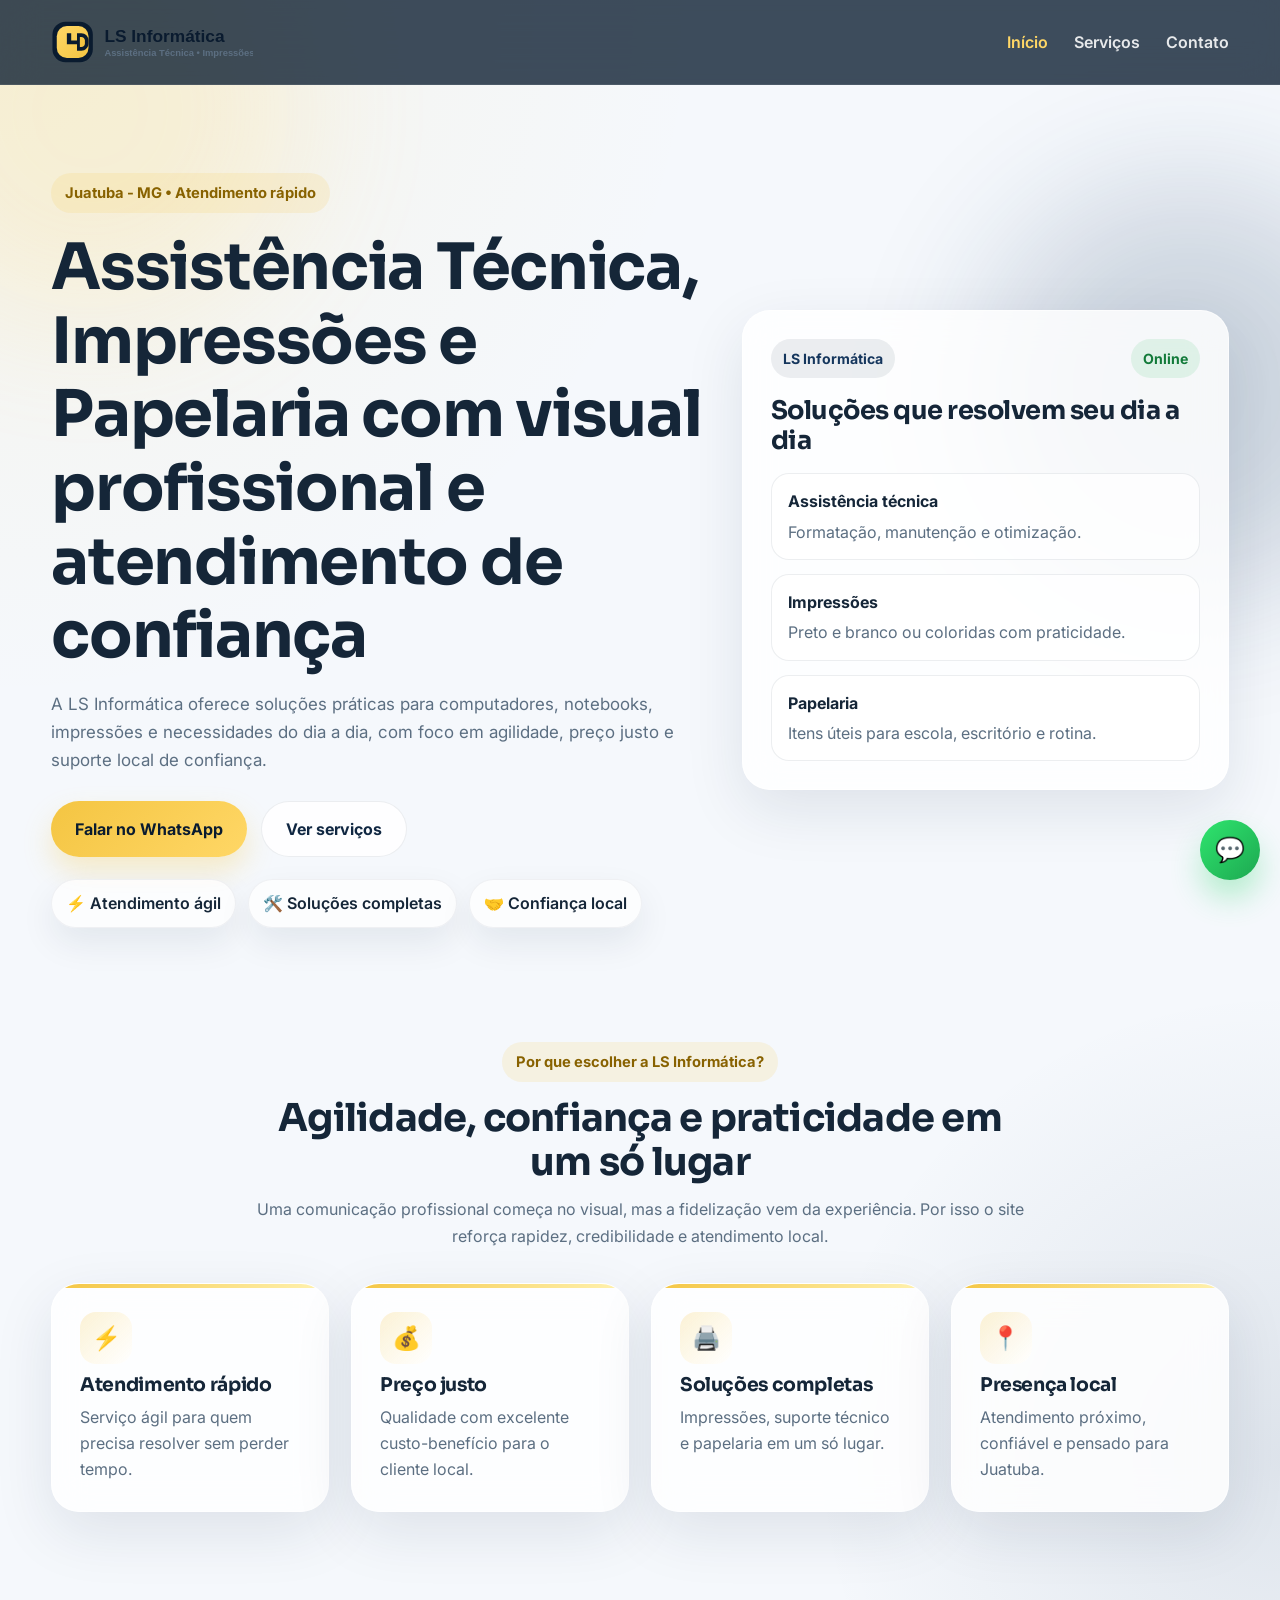
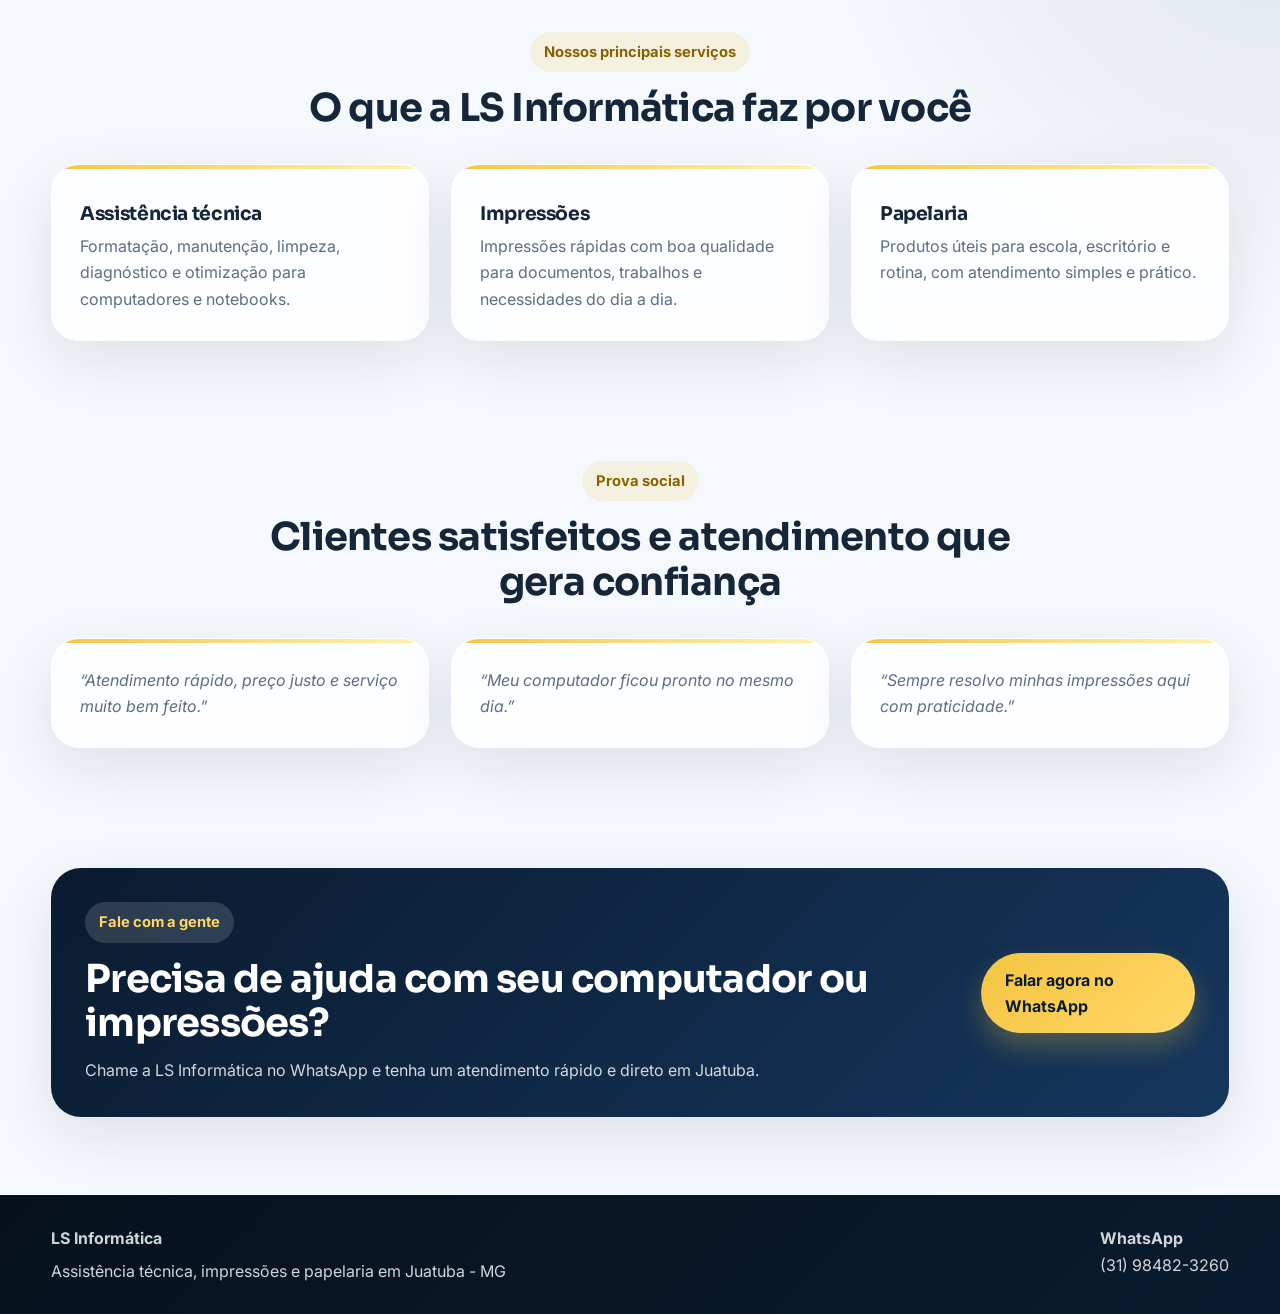
<file: index.html>
<!DOCTYPE html>
<html lang="pt-BR">
<head>
  <meta charset="UTF-8">
  <meta name="viewport" content="width=device-width, initial-scale=1.0">
  <title>LS Informática | Assistência Técnica em Juatuba</title>
  <meta name="description" content="Assistência técnica, impressões e papelaria em Juatuba - MG. Atendimento rápido, preço justo e confiança para computador, notebook e serviços do dia a dia.">
  <meta property="og:title" content="LS Informática | Assistência Técnica em Juatuba">
  <meta property="og:description" content="Soluções rápidas em assistência técnica, impressões e papelaria em Juatuba - MG.">
  <meta property="og:type" content="website">
  <link rel="icon" href="favicon.svg" type="image/svg+xml">
  <link rel="preconnect" href="https://fonts.googleapis.com">
  <link rel="preconnect" href="https://fonts.gstatic.com" crossorigin>
  <link href="https://fonts.googleapis.com/css2?family=Inter:wght@400;500;600;700;800&family=Sora:wght@500;600;700;800&display=swap" rel="stylesheet">
  <link rel="stylesheet" href="style.css">
</head>
<body>
  <div class="bg-orb orb-1"></div>
  <div class="bg-orb orb-2"></div>

  <header class="site-header">
    <div class="container header-wrap">
      <a href="index.html" class="brand" aria-label="Página inicial da LS Informática">
        <img src="logo.svg" alt="LS Informática">
      </a>
      <nav class="site-nav">
        <ul>
          <li><a href="index.html" class="active">Início</a></li>
          <li><a href="servicos.html">Serviços</a></li>
          <li><a href="contato.html">Contato</a></li>
        </ul>
      </nav>
    </div>
  </header>

  <main>
    <section class="hero">
      <div class="container hero-grid">
        <div class="hero-copy">
          <span class="pill">Juatuba - MG • Atendimento rápido</span>
          <h1>Assistência Técnica, Impressões e Papelaria com visual profissional e atendimento de confiança</h1>
          <p>
            A LS Informática oferece soluções práticas para computadores, notebooks, impressões e necessidades do dia a dia,
            com foco em agilidade, preço justo e suporte local de confiança.
          </p>
          <div class="hero-actions">
            <a href=https://wa.me/5531984823260?text=Olá,%20vim%20pelo%20site%20da%20LS%20Informática" class="btn btn-primary">Falar no WhatsApp</a>
            <a href="servicos.html" class="btn btn-secondary">Ver serviços</a>
          </div>
          <div class="hero-badges">
            <span>⚡ Atendimento ágil</span>
            <span>🛠️ Soluções completas</span>
            <span>🤝 Confiança local</span>
          </div>
        </div>

        <div class="hero-panel glass-card">
          <div class="hero-panel-top">
            <span class="panel-tag">LS Informática</span>
            <span class="panel-status">Online</span>
          </div>
          <h2>Soluções que resolvem seu dia a dia</h2>
          <div class="info-list">
            <div>
              <strong>Assistência técnica</strong>
              <span>Formatação, manutenção e otimização.</span>
            </div>
            <div>
              <strong>Impressões</strong>
              <span>Preto e branco ou coloridas com praticidade.</span>
            </div>
            <div>
              <strong>Papelaria</strong>
              <span>Itens úteis para escola, escritório e rotina.</span>
            </div>
          </div>
        </div>
      </div>
    </section>

    <section class="section">
      <div class="container">
        <div class="section-head">
          <span class="eyebrow">Por que escolher a LS Informática?</span>
          <h2>Agilidade, confiança e praticidade em um só lugar</h2>
          <p>Uma comunicação profissional começa no visual, mas a fidelização vem da experiência. Por isso o site reforça rapidez, credibilidade e atendimento local.</p>
        </div>

        <div class="grid grid-4">
          <article class="card premium-card">
            <div class="icon">⚡</div>
            <h3>Atendimento rápido</h3>
            <p>Serviço ágil para quem precisa resolver sem perder tempo.</p>
          </article>
          <article class="card premium-card">
            <div class="icon">💰</div>
            <h3>Preço justo</h3>
            <p>Qualidade com excelente custo-benefício para o cliente local.</p>
          </article>
          <article class="card premium-card">
            <div class="icon">🖨️</div>
            <h3>Soluções completas</h3>
            <p>Impressões, suporte técnico e papelaria em um só lugar.</p>
          </article>
          <article class="card premium-card">
            <div class="icon">📍</div>
            <h3>Presença local</h3>
            <p>Atendimento próximo, confiável e pensado para Juatuba.</p>
          </article>
        </div>
      </div>
    </section>

    <section class="section section-soft">
      <div class="container">
        <div class="section-head">
          <span class="eyebrow">Nossos principais serviços</span>
          <h2>O que a LS Informática faz por você</h2>
        </div>
        <div class="grid grid-3">
          <article class="card service-card">
            <h3>Assistência técnica</h3>
            <p>Formatação, manutenção, limpeza, diagnóstico e otimização para computadores e notebooks.</p>
          </article>
          <article class="card service-card">
            <h3>Impressões</h3>
            <p>Impressões rápidas com boa qualidade para documentos, trabalhos e necessidades do dia a dia.</p>
          </article>
          <article class="card service-card">
            <h3>Papelaria</h3>
            <p>Produtos úteis para escola, escritório e rotina, com atendimento simples e prático.</p>
          </article>
        </div>
      </div>
    </section>

    <section class="section">
      <div class="container">
        <div class="section-head">
          <span class="eyebrow">Prova social</span>
          <h2>Clientes satisfeitos e atendimento que gera confiança</h2>
        </div>
        <div class="grid grid-3">
          <article class="card quote-card"><p>“Atendimento rápido, preço justo e serviço muito bem feito.”</p></article>
          <article class="card quote-card"><p>“Meu computador ficou pronto no mesmo dia.”</p></article>
          <article class="card quote-card"><p>“Sempre resolvo minhas impressões aqui com praticidade.”</p></article>
        </div>
      </div>
    </section>

    <section class="section">
      <div class="container">
        <div class="cta-box">
          <div>
            <span class="eyebrow eyebrow-light">Fale com a gente</span>
            <h2>Precisa de ajuda com seu computador ou impressões?</h2>
            <p>Chame a LS Informática no WhatsApp e tenha um atendimento rápido e direto em Juatuba.</p>
          </div>
          <a href="https://wa.me/5531984823260?text=Olá,%20preciso%20de%20atendimento%20na%20LS%20Informática" class="btn btn-primary">Falar agora no WhatsApp</a>
        </div>
      </div>
    </section>
  </main>

  <footer class="site-footer">
    <div class="container footer-wrap">
      <div>
        <p class="footer-brand"><strong>LS Informática</strong></p>
        <p>Assistência técnica, impressões e papelaria em Juatuba - MG</p>
      </div>
      <div>
        <p><strong>WhatsApp</strong></p>
        <p>(31) 98482-3260</p>
      </div>
    </div>
  </footer>

  <a href="https://wa.me/5531984823260?text=Olá,%20vim%20pelo%20site" class="whatsapp" aria-label="Chamar no WhatsApp">💬</a>
</body>
</html>
</file>
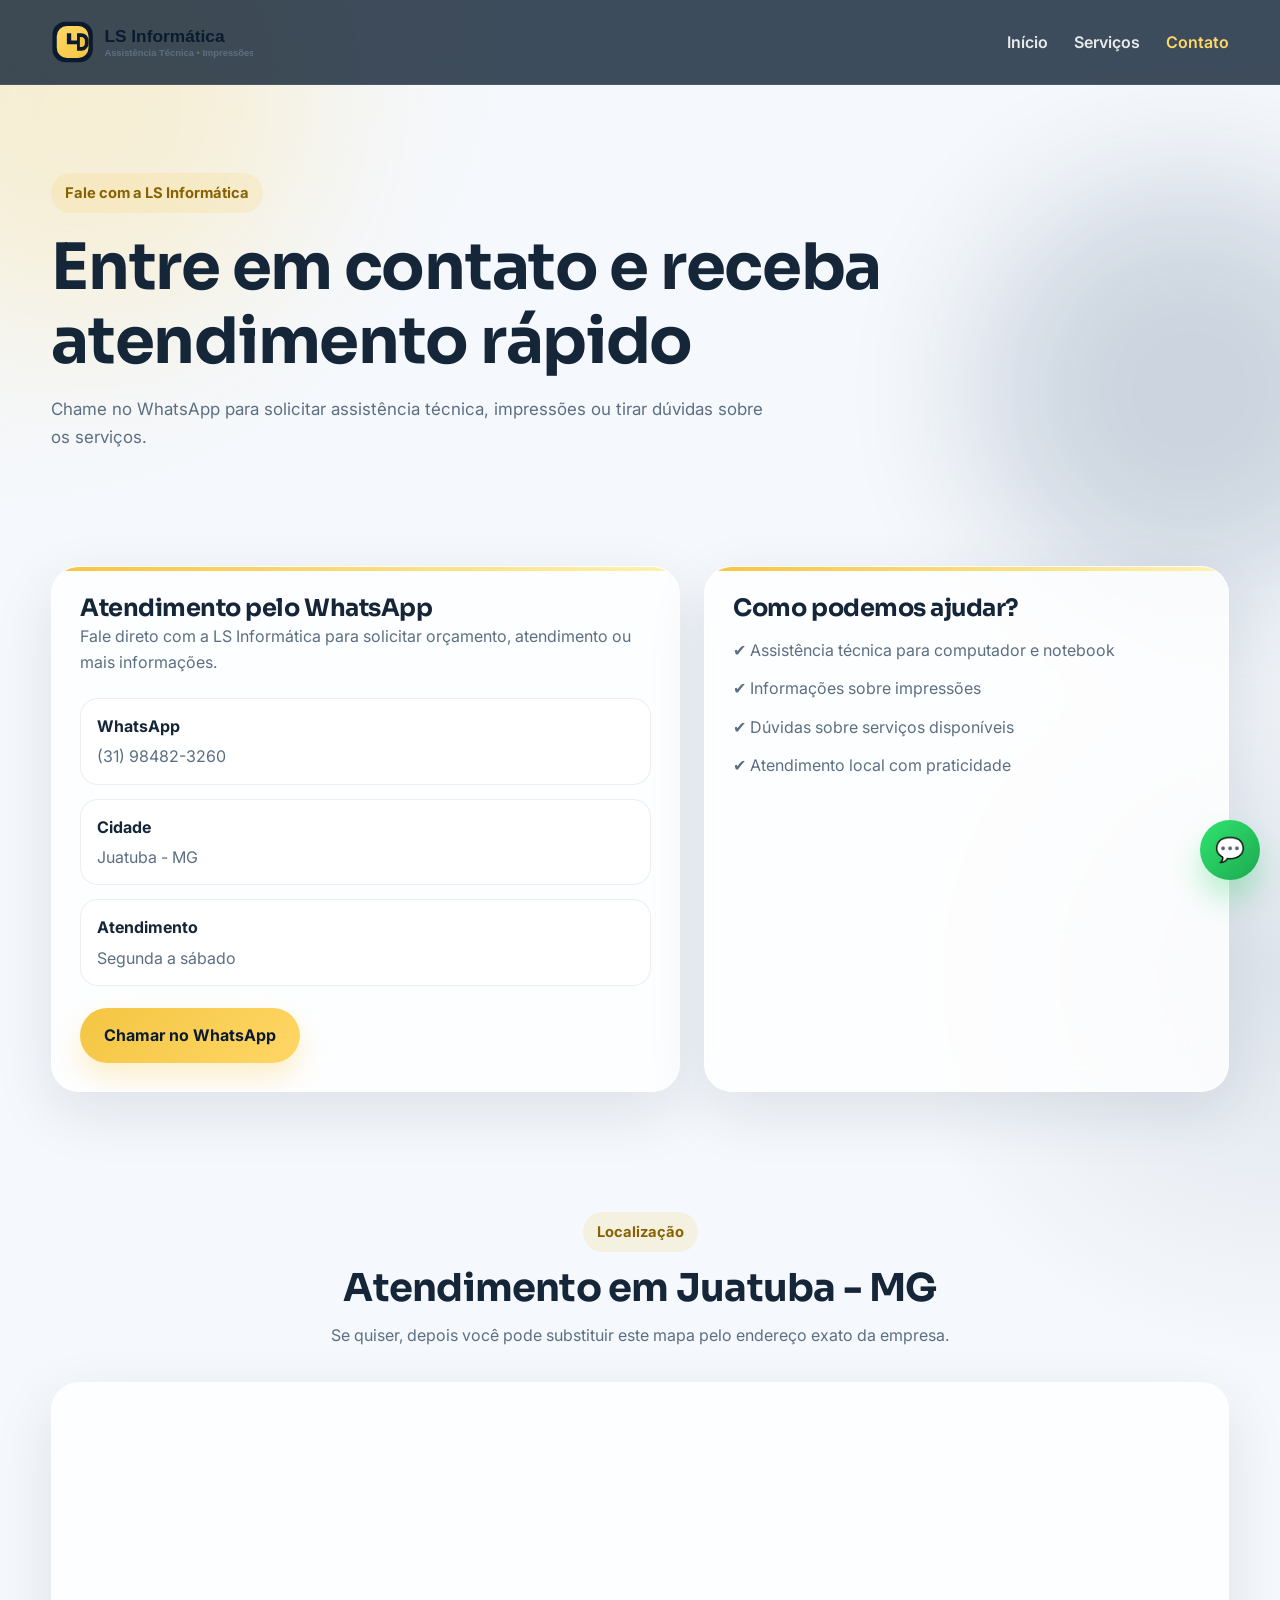
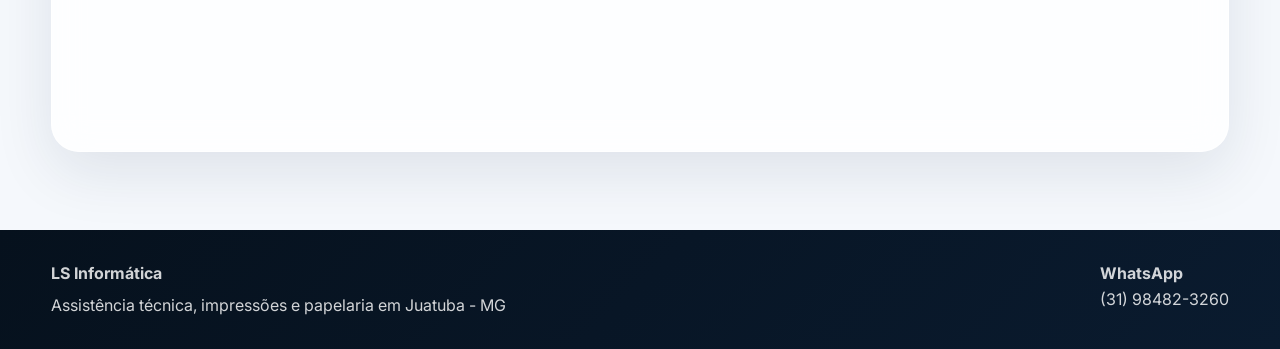
<file: contato.html>
<!DOCTYPE html>
<html lang="pt-BR">
<head>
  <meta charset="UTF-8">
  <meta name="viewport" content="width=device-width, initial-scale=1.0">
  <title>Contato | LS Informática</title>
  <meta name="description" content="Entre em contato com a LS Informática em Juatuba - MG pelo WhatsApp e veja a localização.">
  <link rel="icon" href="favicon.svg" type="image/svg+xml">
  <link rel="preconnect" href="https://fonts.googleapis.com">
  <link rel="preconnect" href="https://fonts.gstatic.com" crossorigin>
  <link href="https://fonts.googleapis.com/css2?family=Inter:wght@400;500;600;700;800&family=Sora:wght@500;600;700;800&display=swap" rel="stylesheet">
  <link rel="stylesheet" href="style.css">
</head>
<body>
  <div class="bg-orb orb-1"></div>
  <div class="bg-orb orb-2"></div>

  <header class="site-header">
    <div class="container header-wrap">
      <a href="index.html" class="brand" aria-label="Página inicial da LS Informática">
        <img src="logo.svg" alt="LS Informática">
      </a>
      <nav class="site-nav">
        <ul>
          <li><a href="index.html">Início</a></li>
          <li><a href="servicos.html">Serviços</a></li>
          <li><a href="contato.html" class="active">Contato</a></li>
        </ul>
      </nav>
    </div>
  </header>

  <main>
    <section class="page-hero">
      <div class="container">
        <span class="pill">Fale com a LS Informática</span>
        <h1>Entre em contato e receba atendimento rápido</h1>
        <p>Chame no WhatsApp para solicitar assistência técnica, impressões ou tirar dúvidas sobre os serviços.</p>
      </div>
    </section>

    <section class="section">
      <div class="container contact-grid">
        <article class="card premium-card">
          <h2>Atendimento pelo WhatsApp</h2>
          <p>Fale direto com a LS Informática para solicitar orçamento, atendimento ou mais informações.</p>
          <div class="info-list spaced">
            <div><strong>WhatsApp</strong><span>(31) 98482-3260</span></div>
            <div><strong>Cidade</strong><span>Juatuba - MG</span></div>
            <div><strong>Atendimento</strong><span>Segunda a sábado</span></div>
          </div>
          <a href="https://wa.me/5531984823260?text=Olá,%20vim%20pelo%20site%20e%20quero%20mais%20informações" class="btn btn-primary">Chamar no WhatsApp</a>
        </article>

        <article class="card premium-card">
          <h2>Como podemos ajudar?</h2>
          <div class="contact-list">
            <span>✔ Assistência técnica para computador e notebook</span>
            <span>✔ Informações sobre impressões</span>
            <span>✔ Dúvidas sobre serviços disponíveis</span>
            <span>✔ Atendimento local com praticidade</span>
          </div>
        </article>
      </div>
    </section>

    <section class="section section-soft">
      <div class="container">
        <div class="section-head">
          <span class="eyebrow">Localização</span>
          <h2>Atendimento em Juatuba - MG</h2>
          <p>Se quiser, depois você pode substituir este mapa pelo endereço exato da empresa.</p>
        </div>
        <div class="map-box">
          <iframe
            src="https://www.google.com/maps?q=Juatuba%20MG&output=embed"
            width="100%"
            height="360"
            style="border:0;"
            allowfullscreen=""
            loading="lazy"
            referrerpolicy="no-referrer-when-downgrade">
          </iframe>
        </div>
      </div>
    </section>
  </main>

  <footer class="site-footer">
    <div class="container footer-wrap">
      <div>
        <p class="footer-brand"><strong>LS Informática</strong></p>
        <p>Assistência técnica, impressões e papelaria em Juatuba - MG</p>
      </div>
      <div>
        <p><strong>WhatsApp</strong></p>
        <p>(31) 98482-3260</p>
      </div>
    </div>
  </footer>

  <a href="https://wa.me/5531984823260?text=Olá,%20quero%20falar%20com%20a%20LS%20Informática" class="whatsapp" aria-label="Chamar no WhatsApp">💬</a>
</body>
</html>
</file>
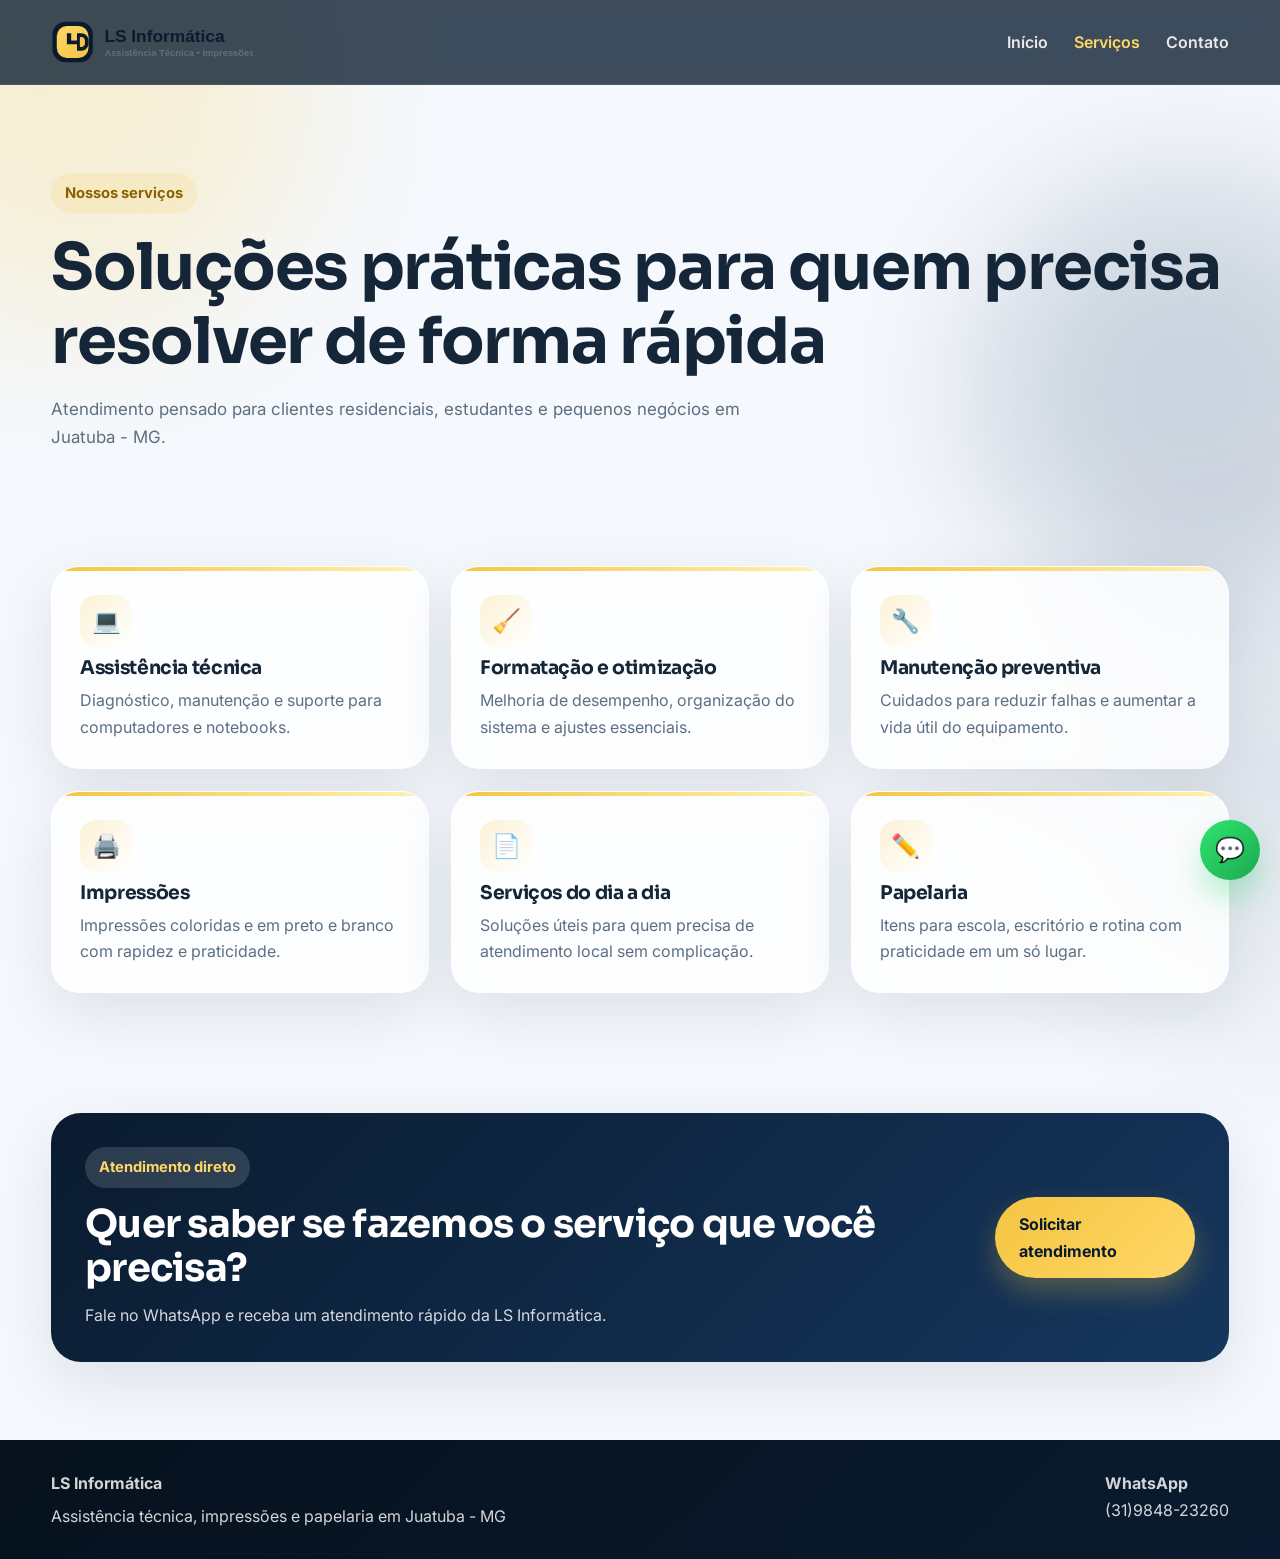
<file: servicos.html>
<!DOCTYPE html>
<html lang="pt-BR">
<head>
  <meta charset="UTF-8">
  <meta name="viewport" content="width=device-width, initial-scale=1.0">
  <title>Serviços | LS Informática</title>
  <meta name="description" content="Conheça os serviços da LS Informática em Juatuba - MG: assistência técnica, formatação, manutenção, impressões e papelaria.">
  <link rel="icon" href="favicon.svg" type="image/svg+xml">
  <link rel="preconnect" href="https://fonts.googleapis.com">
  <link rel="preconnect" href="https://fonts.gstatic.com" crossorigin>
  <link href="https://fonts.googleapis.com/css2?family=Inter:wght@400;500;600;700;800&family=Sora:wght@500;600;700;800&display=swap" rel="stylesheet">
  <link rel="stylesheet" href="style.css">
</head>
<body>
  <div class="bg-orb orb-1"></div>
  <div class="bg-orb orb-2"></div>

  <header class="site-header">
    <div class="container header-wrap">
      <a href="index.html" class="brand" aria-label="Página inicial da LS Informática">
        <img src="logo.svg" alt="LS Informática">
      </a>
      <nav class="site-nav">
        <ul>
          <li><a href="index.html">Início</a></li>
          <li><a href="servicos.html" class="active">Serviços</a></li>
          <li><a href="contato.html">Contato</a></li>
        </ul>
      </nav>
    </div>
  </header>

  <main>
    <section class="page-hero">
      <div class="container">
        <span class="pill">Nossos serviços</span>
        <h1>Soluções práticas para quem precisa resolver de forma rápida</h1>
        <p>Atendimento pensado para clientes residenciais, estudantes e pequenos negócios em Juatuba - MG.</p>
      </div>
    </section>

    <section class="section">
      <div class="container">
        <div class="grid grid-3">
          <article class="card service-card">
            <div class="icon">💻</div>
            <h3>Assistência técnica</h3>
            <p>Diagnóstico, manutenção e suporte para computadores e notebooks.</p>
          </article>
          <article class="card service-card">
            <div class="icon">🧹</div>
            <h3>Formatação e otimização</h3>
            <p>Melhoria de desempenho, organização do sistema e ajustes essenciais.</p>
          </article>
          <article class="card service-card">
            <div class="icon">🔧</div>
            <h3>Manutenção preventiva</h3>
            <p>Cuidados para reduzir falhas e aumentar a vida útil do equipamento.</p>
          </article>
          <article class="card service-card">
            <div class="icon">🖨️</div>
            <h3>Impressões</h3>
            <p>Impressões coloridas e em preto e branco com rapidez e praticidade.</p>
          </article>
          <article class="card service-card">
            <div class="icon">📄</div>
            <h3>Serviços do dia a dia</h3>
            <p>Soluções úteis para quem precisa de atendimento local sem complicação.</p>
          </article>
          <article class="card service-card">
            <div class="icon">✏️</div>
            <h3>Papelaria</h3>
            <p>Itens para escola, escritório e rotina com praticidade em um só lugar.</p>
          </article>
        </div>
      </div>
    </section>

    <section class="section section-soft">
      <div class="container">
        <div class="cta-box">
          <div>
            <span class="eyebrow eyebrow-light">Atendimento direto</span>
            <h2>Quer saber se fazemos o serviço que você precisa?</h2>
            <p>Fale no WhatsApp e receba um atendimento rápido da LS Informática.</p>
          </div>
          <a href="https://wa.me/5531984823260?text=Olá,%20quero%20saber%20mais%20sobre%20os%20serviços" class="btn btn-primary">Solicitar atendimento</a>
        </div>
      </div>
    </section>
  </main>

  <footer class="site-footer">
    <div class="container footer-wrap">
      <div>
        <p class="footer-brand"><strong>LS Informática</strong></p>
        <p>Assistência técnica, impressões e papelaria em Juatuba - MG</p>
      </div>
      <div>
        <p><strong>WhatsApp</strong></p>
        <p>(31)9848-23260</p>
      </div>
    </div>
  </footer>

  <a href="https://wa.me/5531984823260?text=Olá,%20quero%20saber%20mais%20sobre%20os%20serviços" class="whatsapp" aria-label="Chamar no WhatsApp">💬</a>
</body>
</html>
</file>
<file: style.css>
:root {
  --navy-950: #06111d;
  --navy-900: #0a1b2f;
  --navy-800: #102742;
  --navy-700: #15365d;
  --gold-500: #f4c542;
  --gold-400: #ffd766;
  --bg: #f5f8fc;
  --surface: rgba(255, 255, 255, 0.82);
  --surface-strong: #ffffff;
  --text: #152638;
  --muted: #5c6f82;
  --border: rgba(16, 39, 66, 0.08);
  --shadow-soft: 0 20px 60px rgba(16, 39, 66, 0.10);
  --shadow-card: 0 15px 35px rgba(16, 39, 66, 0.08);
  --radius-xl: 28px;
  --radius-lg: 22px;
  --radius-md: 16px;
  --container: 1180px;
  --transition: all 0.28s ease;
}

* {
  margin: 0;
  padding: 0;
  box-sizing: border-box;
}

html {
  scroll-behavior: smooth;
}

body {
  font-family: 'Inter', sans-serif;
  color: var(--text);
  background:
    radial-gradient(circle at top left, rgba(244, 197, 66, 0.10), transparent 22%),
    radial-gradient(circle at right center, rgba(21, 54, 93, 0.10), transparent 24%),
    var(--bg);
  line-height: 1.65;
  overflow-x: hidden;
}

h1, h2, h3, h4 {
  font-family: 'Sora', sans-serif;
  line-height: 1.15;
  letter-spacing: -0.02em;
}

a {
  text-decoration: none;
}

img {
  display: block;
  max-width: 100%;
}

.container {
  width: min(92%, var(--container));
  margin: 0 auto;
}

.bg-orb {
  position: fixed;
  width: 420px;
  height: 420px;
  border-radius: 999px;
  filter: blur(70px);
  opacity: 0.18;
  pointer-events: none;
  z-index: -1;
}

.orb-1 {
  background: #ffd766;
  top: -100px;
  left: -120px;
}

.orb-2 {
  background: #193a62;
  right: -120px;
  top: 180px;
}

.site-header {
  position: sticky;
  top: 0;
  z-index: 1000;
  backdrop-filter: blur(18px);
  background: rgba(10, 27, 47, 0.78);
  border-bottom: 1px solid rgba(255, 255, 255, 0.08);
}

.header-wrap {
  display: flex;
  align-items: center;
  justify-content: space-between;
  gap: 20px;
  padding: 16px 0;
}

.brand img {
  height: 52px;
}

.site-nav ul {
  list-style: none;
  display: flex;
  align-items: center;
  gap: 26px;
}

.site-nav a {
  color: rgba(255,255,255,0.88);
  font-weight: 600;
  transition: var(--transition);
}

.site-nav a:hover,
.site-nav a.active {
  color: var(--gold-400);
}

.hero,
.page-hero {
  position: relative;
  padding: 88px 0 72px;
}

.hero-grid {
  display: grid;
  grid-template-columns: 1.15fr 0.85fr;
  align-items: center;
  gap: 32px;
}

.hero-copy h1,
.page-hero h1 {
  font-size: clamp(2.25rem, 5vw, 4.5rem);
  margin: 18px 0 18px;
}

.hero-copy p,
.page-hero p {
  color: var(--muted);
  font-size: 1.06rem;
  max-width: 720px;
}

.pill,
.eyebrow {
  display: inline-flex;
  align-items: center;
  gap: 8px;
  padding: 8px 14px;
  border-radius: 999px;
  background: rgba(244, 197, 66, 0.14);
  color: #886200;
  font-weight: 700;
  font-size: 0.92rem;
}

.eyebrow-light {
  background: rgba(255,255,255,0.14);
  color: var(--gold-400);
}

.hero-actions {
  display: flex;
  gap: 14px;
  margin-top: 26px;
  flex-wrap: wrap;
}

.hero-badges {
  display: flex;
  flex-wrap: wrap;
  gap: 12px;
  margin-top: 22px;
}

.hero-badges span {
  background: rgba(255,255,255,0.72);
  border: 1px solid rgba(16,39,66,0.06);
  border-radius: 999px;
  padding: 10px 14px;
  color: var(--text);
  font-weight: 600;
  box-shadow: var(--shadow-card);
}

.glass-card,
.card,
.map-box {
  backdrop-filter: blur(18px);
  background: var(--surface);
  border: 1px solid rgba(255,255,255,0.6);
  box-shadow: var(--shadow-soft);
}

.hero-panel,
.card {
  border-radius: var(--radius-xl);
}

.hero-panel {
  padding: 28px;
}

.hero-panel-top {
  display: flex;
  align-items: center;
  justify-content: space-between;
  gap: 16px;
  margin-bottom: 18px;
}

.panel-tag,
.panel-status {
  font-size: 0.88rem;
  font-weight: 700;
  border-radius: 999px;
  padding: 8px 12px;
}

.panel-tag {
  background: rgba(16,39,66,0.08);
  color: var(--navy-700);
}

.panel-status {
  background: rgba(80, 200, 120, 0.14);
  color: #127a39;
}

.hero-panel h2 {
  font-size: 1.6rem;
  margin-bottom: 18px;
}

.info-list {
  display: grid;
  gap: 14px;
}

.info-list.spaced {
  margin: 22px 0;
}

.info-list div {
  display: grid;
  gap: 4px;
  padding: 14px 16px;
  border-radius: 18px;
  background: rgba(255,255,255,0.7);
  border: 1px solid var(--border);
}

.info-list strong {
  font-size: 1rem;
}

.info-list span {
  color: var(--muted);
}

.section {
  padding: 42px 0 78px;
}

.section-soft {
  position: relative;
}

.section-head {
  max-width: 780px;
  margin: 0 auto 34px;
  text-align: center;
}

.section-head h2,
.cta-box h2 {
  font-size: clamp(1.8rem, 3vw, 2.8rem);
  margin: 14px 0 12px;
}

.section-head p,
.cta-box p,
.card p,
.contact-list span {
  color: var(--muted);
}

.grid {
  display: grid;
  gap: 22px;
}

.grid-3 {
  grid-template-columns: repeat(3, 1fr);
}

.grid-4 {
  grid-template-columns: repeat(4, 1fr);
}

.card {
  padding: 28px;
  transition: var(--transition);
}

.card:hover {
  transform: translateY(-4px);
  box-shadow: 0 18px 46px rgba(16, 39, 66, 0.14);
}

.card h3 {
  font-size: 1.18rem;
  margin: 10px 0 8px;
}

.icon {
  width: 52px;
  height: 52px;
  display: grid;
  place-items: center;
  border-radius: 16px;
  background: linear-gradient(135deg, rgba(244,197,66,0.22), rgba(255,255,255,0.88));
  font-size: 1.45rem;
}

.premium-card,
.service-card,
.quote-card {
  position: relative;
  overflow: hidden;
}

.premium-card::before,
.service-card::before,
.quote-card::before {
  content: "";
  position: absolute;
  inset: 0 auto auto 0;
  width: 100%;
  height: 4px;
  background: linear-gradient(90deg, var(--gold-500), #fff2b0);
}

.quote-card p {
  font-style: italic;
}

.btn {
  display: inline-flex;
  align-items: center;
  justify-content: center;
  gap: 10px;
  padding: 14px 24px;
  border-radius: 999px;
  font-weight: 700;
  transition: var(--transition);
}

.btn-primary {
  color: var(--navy-900);
  background: linear-gradient(135deg, var(--gold-500), var(--gold-400));
  box-shadow: 0 14px 28px rgba(244, 197, 66, 0.28);
}

.btn-primary:hover {
  transform: translateY(-2px);
  box-shadow: 0 18px 34px rgba(244, 197, 66, 0.32);
}

.btn-secondary {
  color: var(--navy-800);
  background: rgba(255,255,255,0.86);
  border: 1px solid rgba(16,39,66,0.08);
}

.btn-secondary:hover {
  background: #fff;
}

.cta-box {
  border-radius: 30px;
  background: linear-gradient(135deg, var(--navy-900), var(--navy-700));
  padding: 34px;
  display: flex;
  align-items: center;
  justify-content: space-between;
  gap: 20px;
  color: #fff;
  box-shadow: var(--shadow-soft);
}

.cta-box p,
.site-footer p {
  color: rgba(255,255,255,0.82);
}

.contact-grid {
  display: grid;
  grid-template-columns: 1.2fr 1fr;
  gap: 24px;
}

.contact-list {
  display: grid;
  gap: 12px;
  margin-top: 14px;
}

.map-box {
  overflow: hidden;
  border-radius: var(--radius-xl);
}

.site-footer {
  background: linear-gradient(135deg, var(--navy-950), var(--navy-900));
  padding: 30px 0;
}

.footer-wrap {
  display: flex;
  justify-content: space-between;
  gap: 20px;
  flex-wrap: wrap;
}

.footer-brand {
  margin-bottom: 6px;
}

.whatsapp {
  position: fixed;
  right: 20px;
  bottom: 20px;
  width: 60px;
  height: 60px;
  border-radius: 50%;
  display: grid;
  place-items: center;
  background: linear-gradient(135deg, #2fe56e, #1da851);
  color: white;
  font-size: 1.5rem;
  box-shadow: 0 18px 30px rgba(37, 211, 102, 0.30);
  z-index: 1001;
  transition: var(--transition);
}

.whatsapp:hover {
  transform: scale(1.06);
}

@media (max-width: 1024px) {
  .hero-grid,
  .contact-grid,
  .grid-3,
  .grid-4 {
    grid-template-columns: 1fr 1fr;
  }

  .cta-box {
    flex-direction: column;
    align-items: flex-start;
  }
}

@media (max-width: 768px) {
  .header-wrap {
    flex-direction: column;
    align-items: flex-start;
  }

  .site-nav ul {
    flex-wrap: wrap;
    gap: 14px;
  }

  .hero-grid,
  .contact-grid,
  .grid-3,
  .grid-4 {
    grid-template-columns: 1fr;
  }

  .hero,
  .page-hero {
    padding-top: 74px;
  }

  .hero-copy h1,
  .page-hero h1 {
    font-size: 2.25rem;
  }

  .cta-box,
  .hero-panel,
  .card {
    padding: 24px;
  }
}
</file>
